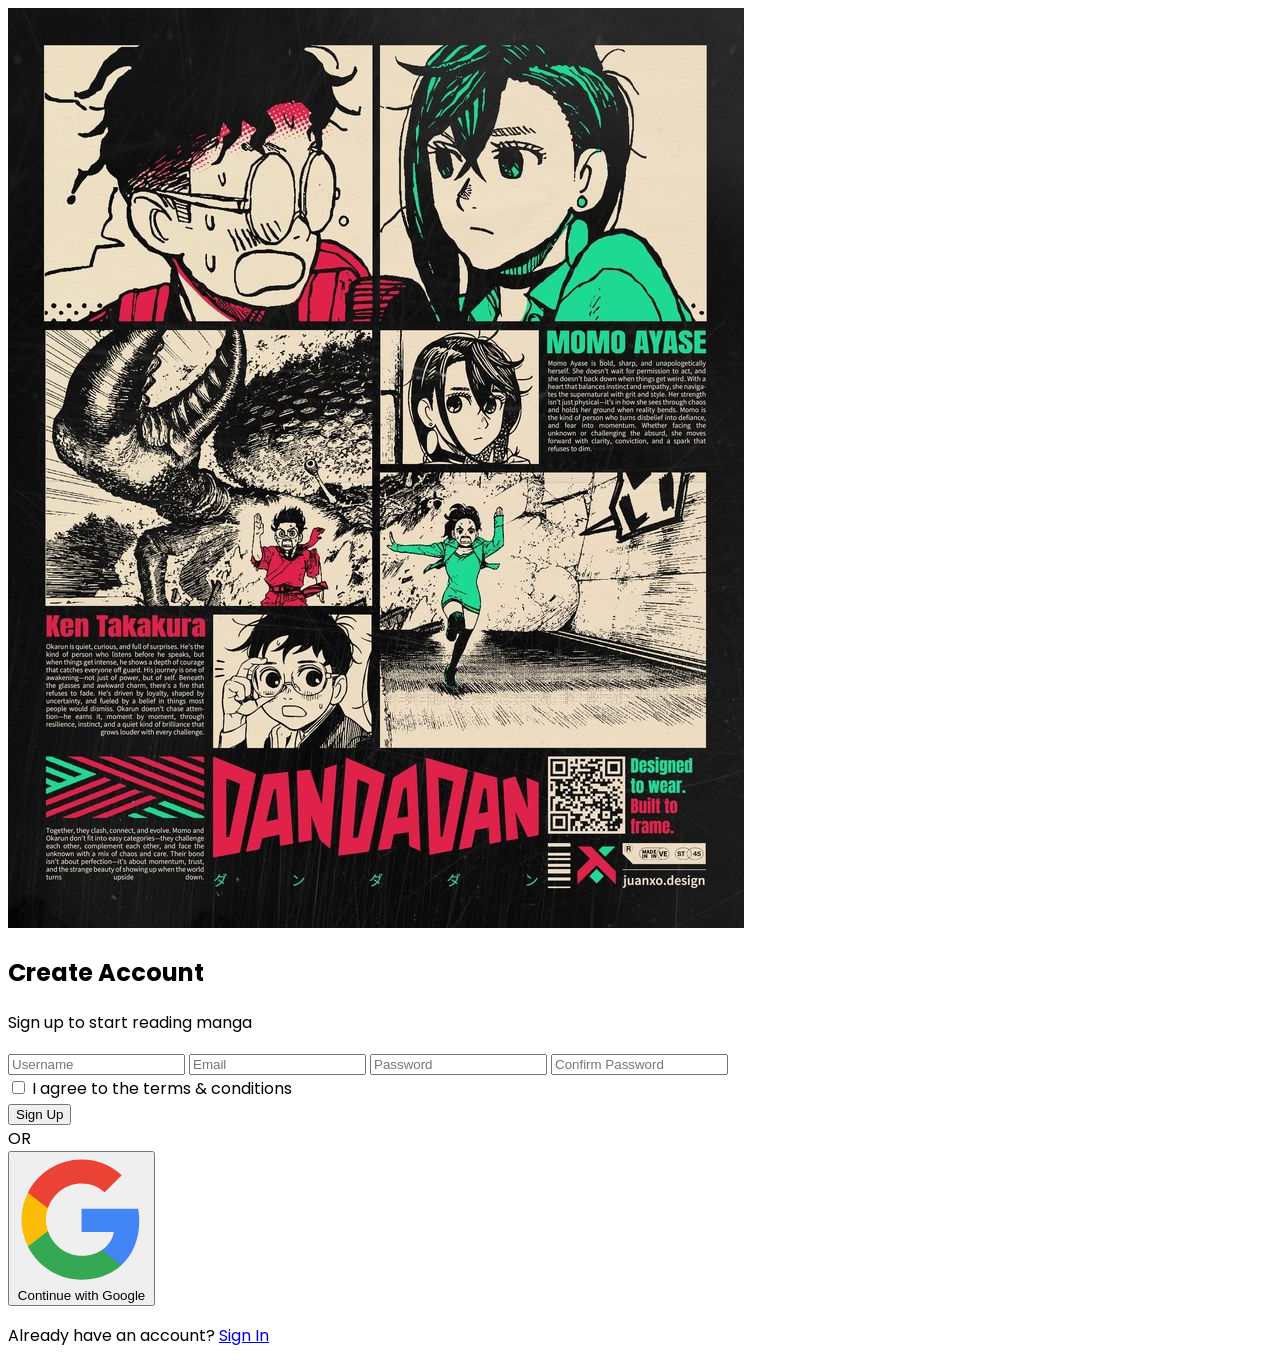
<file: index.html>
<!DOCTYPE html>
<html lang="en">
<head>
  <meta charset="UTF-8" />
  <meta name="viewport" content="width=device-width, initial-scale=1.0" />
  <title>Manga_Read - Sign Up</title>
  <link rel="stylesheet" href="style.css" />
</head>
<body>
  <div class="container">
    <!-- Left Image Section -->
    <div class="image-box">
      <img src="./poster.jpg" alt="Manga Poster" />
    </div>

    <!-- Sign Up Form Section -->
    <div class="form-box">
      <h2>Create Account</h2>
      <p>Sign up to start reading manga</p>

      <form id="signupForm">
        <input type="text" id="username" placeholder="Username" required />
        <input type="email" id="email" placeholder="Email" required />
        <input type="password" id="password" placeholder="Password" required />
        <input type="password" id="confirm" placeholder="Confirm Password" required />

        <div class="remember">
          <input type="checkbox" id="terms" />
          <label for="terms">I agree to the terms & conditions</label>
        </div>

        <button type="submit" class="btn-main">Sign Up</button>
      </form>

      <div class="divider">OR</div>

      <button id="googleSignUpBtn" class="btn-google">
        <svg class="google-icon" viewBox="0 0 24 24">
          <path fill="#4285F4" d="M22.56 12.25c0-.78-.07-1.53-.2-2.25H12v4.26h5.92c-.26 1.37-1.04 2.53-2.21 3.31v2.77h3.57c2.08-1.92 3.28-4.74 3.28-8.09z"/>
          <path fill="#34A853" d="M12 23c2.97 0 5.46-.98 7.28-2.66l-3.57-2.77c-.98.66-2.23 1.06-3.71 1.06-2.86 0-5.29-1.93-6.16-4.53H2.18v2.84C3.99 20.53 7.7 23 12 23z"/>
          <path fill="#FBBC05" d="M5.84 14.09c-.22-.66-.35-1.36-.35-2.09s.13-1.43.35-2.09V7.07H2.18C1.43 8.55 1 10.22 1 12s.43 3.45 1.18 4.93l2.85-2.22.81-.62z"/>
          <path fill="#EA4335" d="M12 5.38c1.62 0 3.06.56 4.21 1.64l3.15-3.15C17.45 2.09 14.97 1 12 1 7.7 1 3.99 3.47 2.18 7.07l3.66 2.84c.87-2.6 3.3-4.53 6.16-4.53z"/>
        </svg>
        Continue with Google
      </button>

      <p class="login-link">
        Already have an account? <a href="./Sign in/index.html">Sign In</a>
      </p>
    </div>
  </div>

  <script src="script.js"></script>
</body>
</html>
</file>
<file: style.css>
/* Tailwind is used via CDN in HTML files. */
@import url('https://fonts.googleapis.com/css2?family=Poppins:wght@400;600;700&display=swap');
/* Keep a tiny fallback font rule; all layout uses Tailwind classes now. */
body{font-family:'Poppins',sans-serif}
</file>
